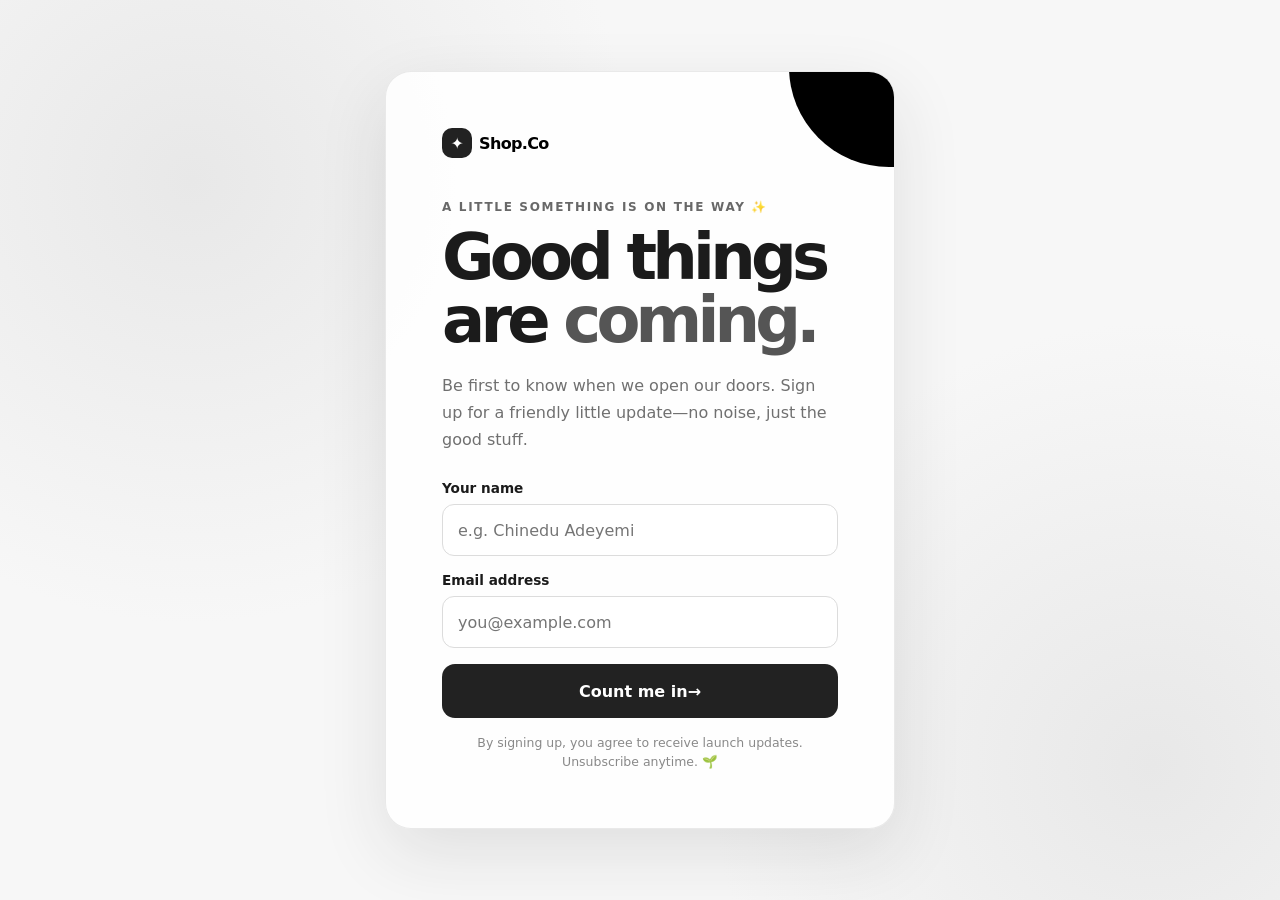
<file: sign-up.html>
<!doctype html>
<html lang="en">
  <head>
    <meta charset="UTF-8" />
    <meta name="viewport" content="width=device-width, initial-scale=1" />
    <title>Sign up | Shop.Co</title>
    <link rel="stylesheet" href="sign-up.css" />
    <script defer src="script.js"></script>
  </head>
  <body>
    <main>
      <section id="signup" aria-labelledby="signup-title">
        <a class="brand" href="#"
          ><span class="mark" aria-hidden="true">✦</span>Shop.Co</a
        >
        <p class="eyebrow">A little something is on the way ✨</p>
        <h1 id="signup-title">Good things<br />are <span>coming.</span></h1>
        <p class="intro">
          Be first to know when we open our doors. Sign up for a friendly little
          update—no noise, just the good stuff.
        </p>
        <form id="signup-form">
          <div class="field">
            <label for="name">Your name</label
            ><input
              id="name"
              name="name"
              type="text"
              placeholder="e.g. Chinedu Adeyemi"
              autocomplete="given-name"
              required
            />
          </div>
          <div class="field">
            <label for="email">Email address</label
            ><input
              id="email"
              name="email"
              type="email"
              placeholder="you@example.com"
              autocomplete="email"
              required
            />
          </div>

          <button class="signup-submit" type="submit">
            Count me in <span aria-hidden="true">→</span>
          </button>

          <p class="fine">
            By signing up, you agree to receive launch updates. Unsubscribe
            anytime. 🌱
          </p>
        </form>
      </section>
      <section
          id="success"
          aria-labelledby="success-title"
          aria-live="polite"
          hidden
      >
          <div class="party" aria-hidden="true">
            🎉<span class="spark one">✨</span><span class="spark two">✦</span>
          </div>
          <p class="eyebrow">You're on the list!</p>
          <h1 id="success-title">Coming<br /><span>soon!</span></h1>
          <p class="intro">
            Thanks for joining us, <strong id="welcome-name">friend</strong>! Keep
            an eye on your inbox—we can't wait to share what's next.
          </p>
          <button class="again" id="again" type="button">
            ← Add another email
          </button>
      </section>
    </main>
  </body>
</html>
</file>
<file: sign-up.css>
:root {
  color-scheme: light;
  --ink: #1b1b1b;
  --accent: #222;
  --soft: #eee;
}
* {
  box-sizing: border-box;
}
body {
  min-height: 100vh;
  margin: 0;
  padding: 20px;
  display: grid;
  place-items: center;
  background:
    radial-gradient(circle at 15% 20%, #e8e8e8, transparent 34%),
    radial-gradient(circle at 90% 85%, #e8e8e8, transparent 32%), #f7f7f7;
  color: var(--ink);
  font-family:
    system-ui,
    -apple-system,
    "Segoe UI",
    sans-serif;
}
main {
  position: relative;
  width: min(100%, 510px);
  padding: clamp(30px, 7vw, 56px);
  overflow: hidden;
  border: 1px solid #22222218;
  border-radius: 26px;
  background: #ffffffdf;
  box-shadow: 0 24px 70px #2424241c;
  animation: enter 0.7s ease both;
}
main:before {
  content: "";
  position: absolute;
  width: 200px;
  height: 200px;
  right: -95px;
  top: -105px;
  border-radius: 50%;
  background: black;
}
.brand {
  position: relative;
  color: black;
  font-weight: 850;
  letter-spacing: -0.04em;
  text-decoration: none;
}
.mark {
  display: inline-grid;
  width: 30px;
  height: 30px;
  margin-right: 7px;
  place-items: center;
  border-radius: 10px;
  background: #222;
  color: white;
}
.eyebrow {
  margin: 42px 0 12px;
  color: #686868;
  font-size: 0.75rem;
  font-weight: 750;
  letter-spacing: 0.14em;
  text-transform: uppercase;
}
h1 {
  position: relative;
  margin: 0;
  font-size: clamp(2.8rem, 10vw, 4rem);
  letter-spacing: -0.075em;
  line-height: 0.98;
}
h1 span {
  color: #555;
}
.intro {
  margin: 20px 0 27px;
  color: #707070;
  line-height: 1.7;
}
label {
  display: block;
  margin: 0 0 8px;
  font-size: 0.85rem;
  font-weight: 700;
}
.field {
  margin-bottom: 16px;
}
input {
  width: 100%;
  min-height: 52px;
  padding: 0 15px;
  border: 1px solid #dcdcdc;
  border-radius: 12px;
  outline: none;
  background: white;
  color: var(--ink);
  font: inherit;
}
input:focus {
  border-color: #666;
  box-shadow: 0 0 0 4px #66666624;
}

.signup-submit {
  display: flex;
  align-items: center;
  justify-content: center;
  width: 100%;
  min-height: 54px;
  margin-top: 6px;
  border: 0;
  border-radius: 13px;
  background: var(--accent);
  color: white;
  cursor: pointer;
  font: inherit;
  font-weight: 750;
  text-align: center;
  text-decoration: none;
  transition:
    transform 0.2s,
    background 0.2s;
}
button:hover,
.signup-submit:hover {
  transform: translateY(-2px);
  background: #111;
}
button:focus-visible,
.signup-submit:focus-visible {
  outline: 3px solid #888;
  outline-offset: 3px;
}
.fine {
  margin: 16px 0 0;
  color: #898989;
  font-size: 0.78rem;
  line-height: 1.5;
  text-align: center;
}
#success {
  display: none;
  min-height: 420px;
  flex-direction: column;
  align-items: center;
  justify-content: center;
  text-align: center;
}
#success.visible {
  display: flex;
  animation: enter 0.55s ease both;
}
#success .eyebrow {
  margin: 24px 0 12px;
}
#success .intro {
  max-width: 360px;
}
.party {
  position: relative;
  display: grid;
  width: 108px;
  height: 108px;
  place-items: center;
  border-radius: 34px;
  background: var(--soft);
  font-size: 3.4rem;
  animation: float 3s ease-in-out infinite;
}
.party:after {
  content: "";
  position: absolute;
  inset: -9px;
  border: 1px solid #d8d8d8;
  border-radius: 40px;
  animation: pulse 2.2s ease-out infinite;
}
.spark {
  position: absolute;
  font-size: 1.3rem;
  animation: twinkle 1.7s ease-in-out infinite alternate;
}
.spark.one {
  top: 0;
  right: -25px;
}
.spark.two {
  bottom: 2px;
  left: -27px;
  animation-delay: 0.6s;
}
.again {
  width: auto;
  min-height: 0;
  margin-top: 5px;
  padding: 10px;
  background: transparent;
  color: var(--accent);
  font-size: 0.9rem;
}
.again:hover {
  background: transparent;
  text-decoration: underline;
}
@keyframes enter {
  from {
    opacity: 0;
    transform: translateY(15px);
  }
  to {
    opacity: 1;
    transform: translateY(0);
  }
}
@keyframes float {
  0%,
  100% {
    transform: translateY(0) rotate(-3deg);
  }
  50% {
    transform: translateY(-9px) rotate(3deg);
  }
}
@keyframes pulse {
  from {
    transform: scale(0.9);
    opacity: 0.8;
  }
  to {
    transform: scale(1.18);
    opacity: 0;
  }
}
@keyframes twinkle {
  to {
    transform: scale(1.15) rotate(12deg);
    opacity: 0.65;
  }
}
@media (max-width: 480px) {
  main {
    border-radius: 21px;
  }
  .eyebrow {
    margin-top: 34px;
  }
  #success {
    min-height: 380px;
  }
}
@media (prefers-reduced-motion: reduce) {
  *,
  *:before,
  *:after {
    animation-duration: 0.01ms !important;
    animation-iteration-count: 1 !important;
    scroll-behavior: auto !important;
  }
}
</file>
